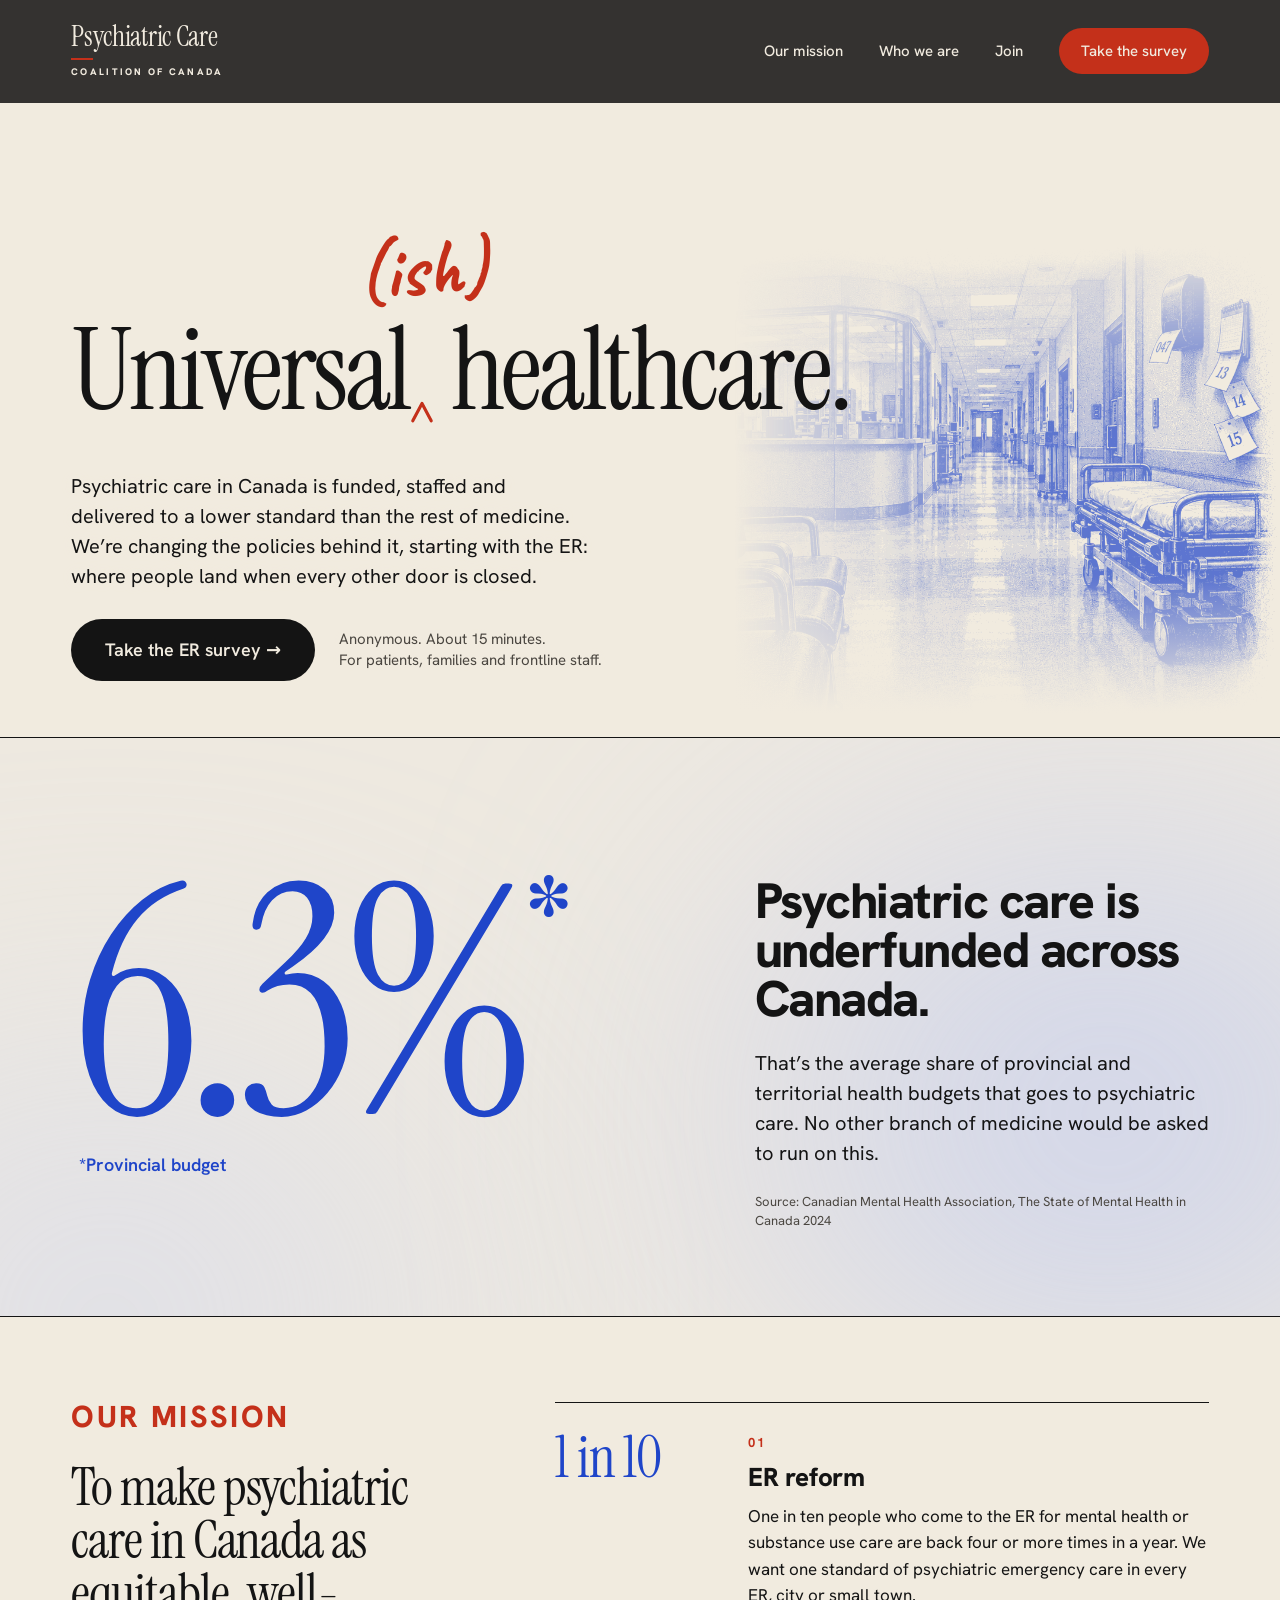
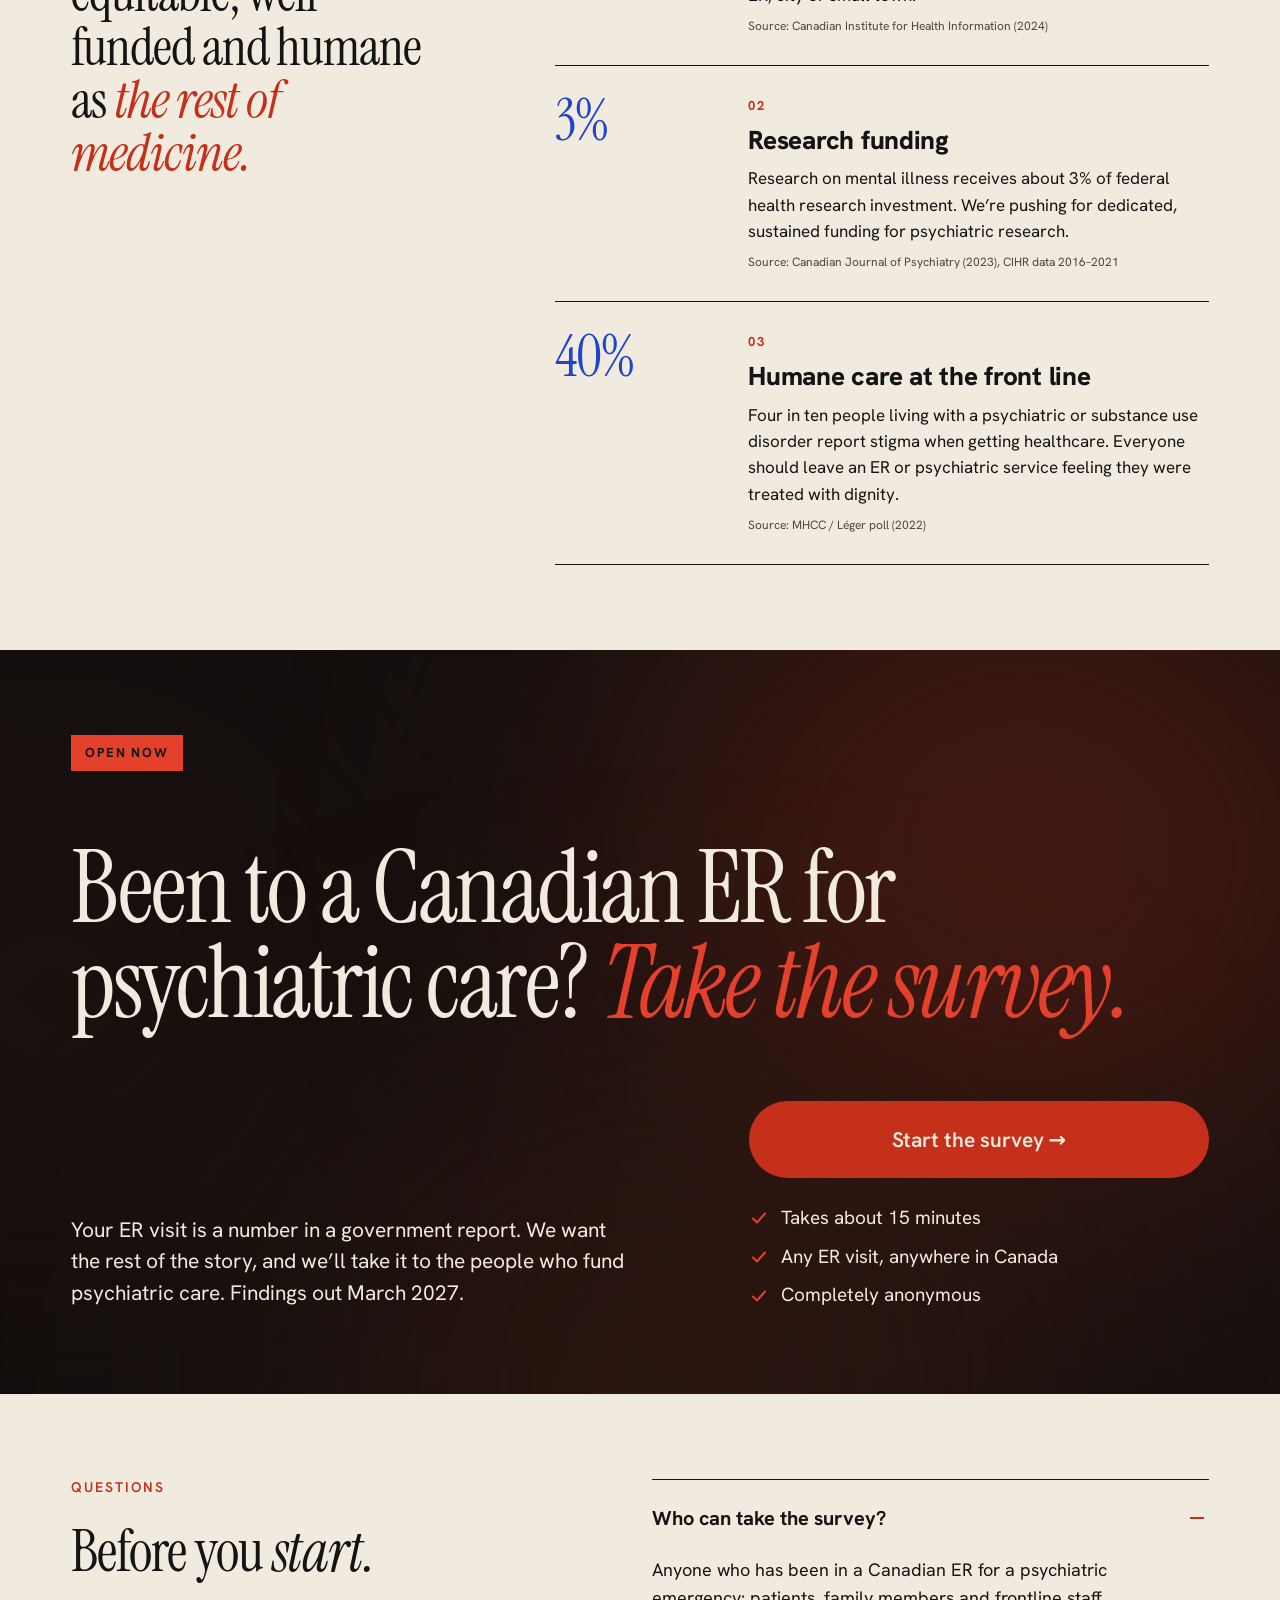
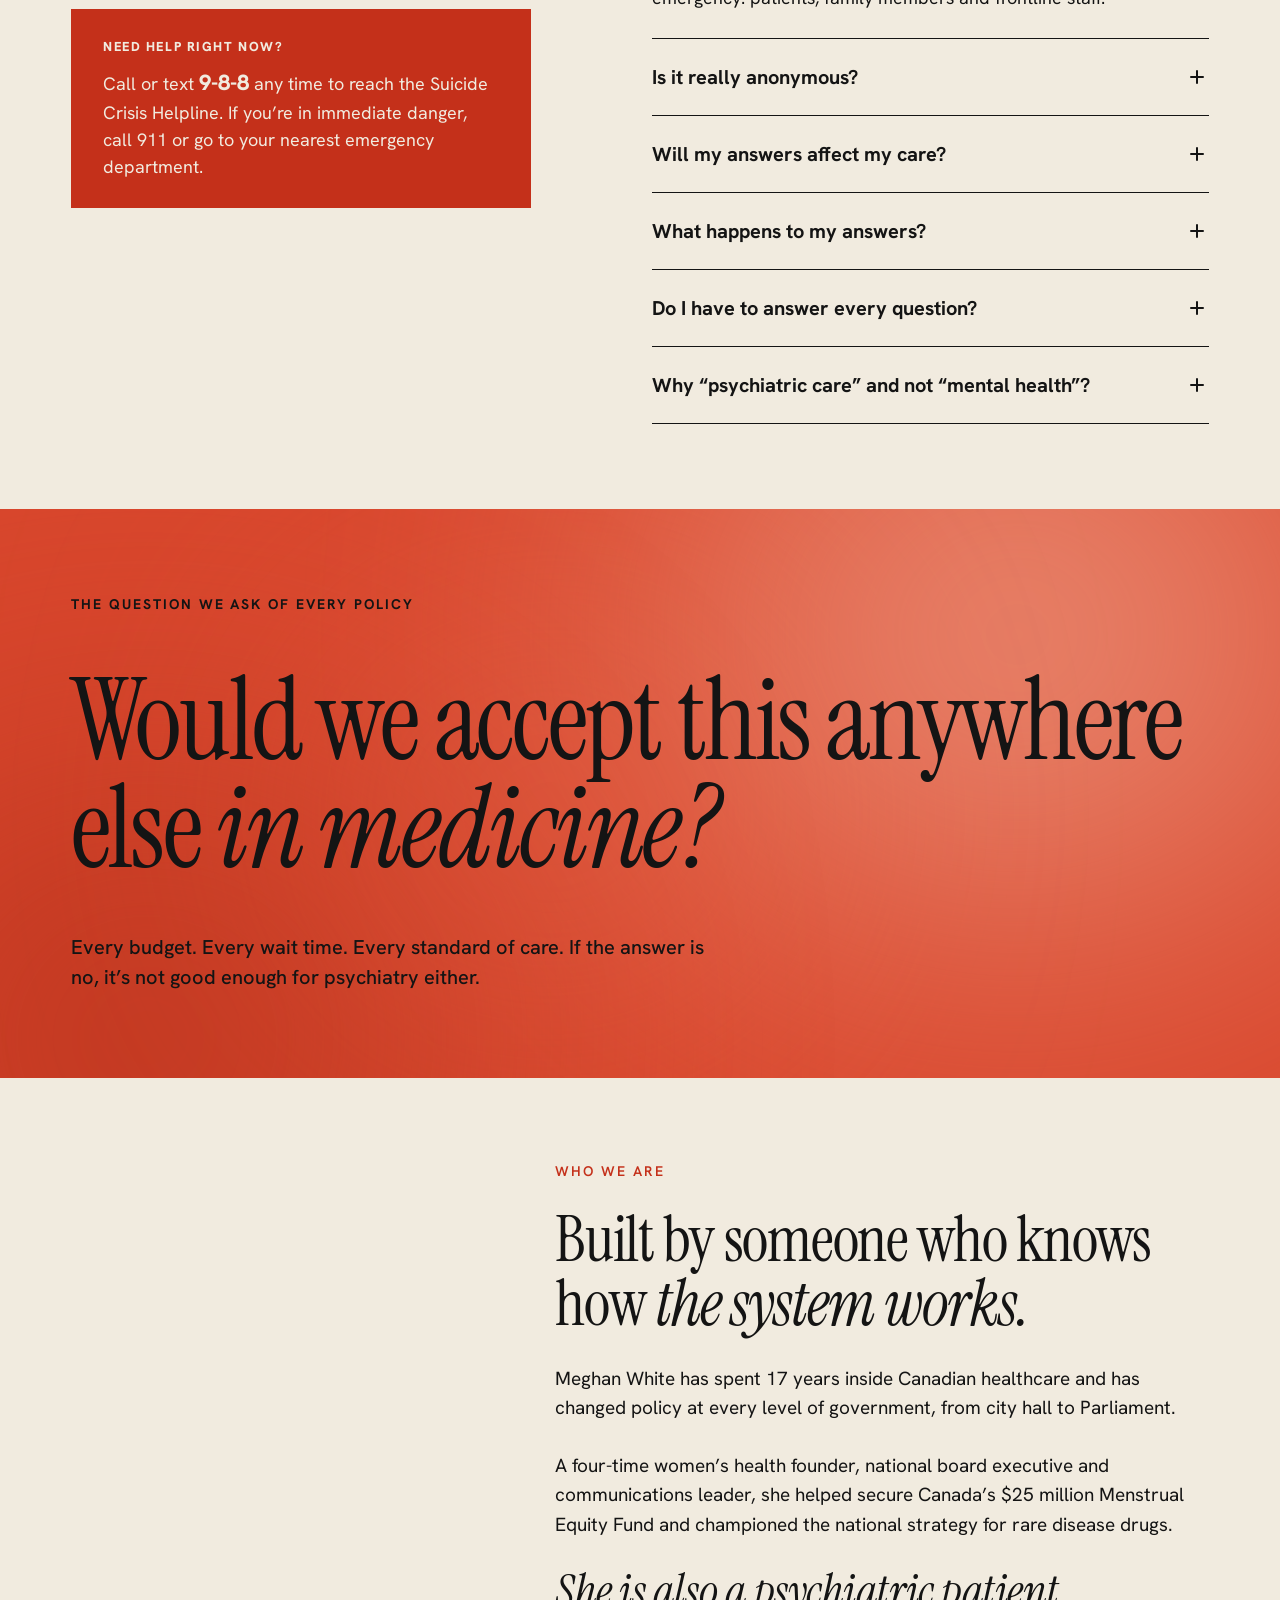
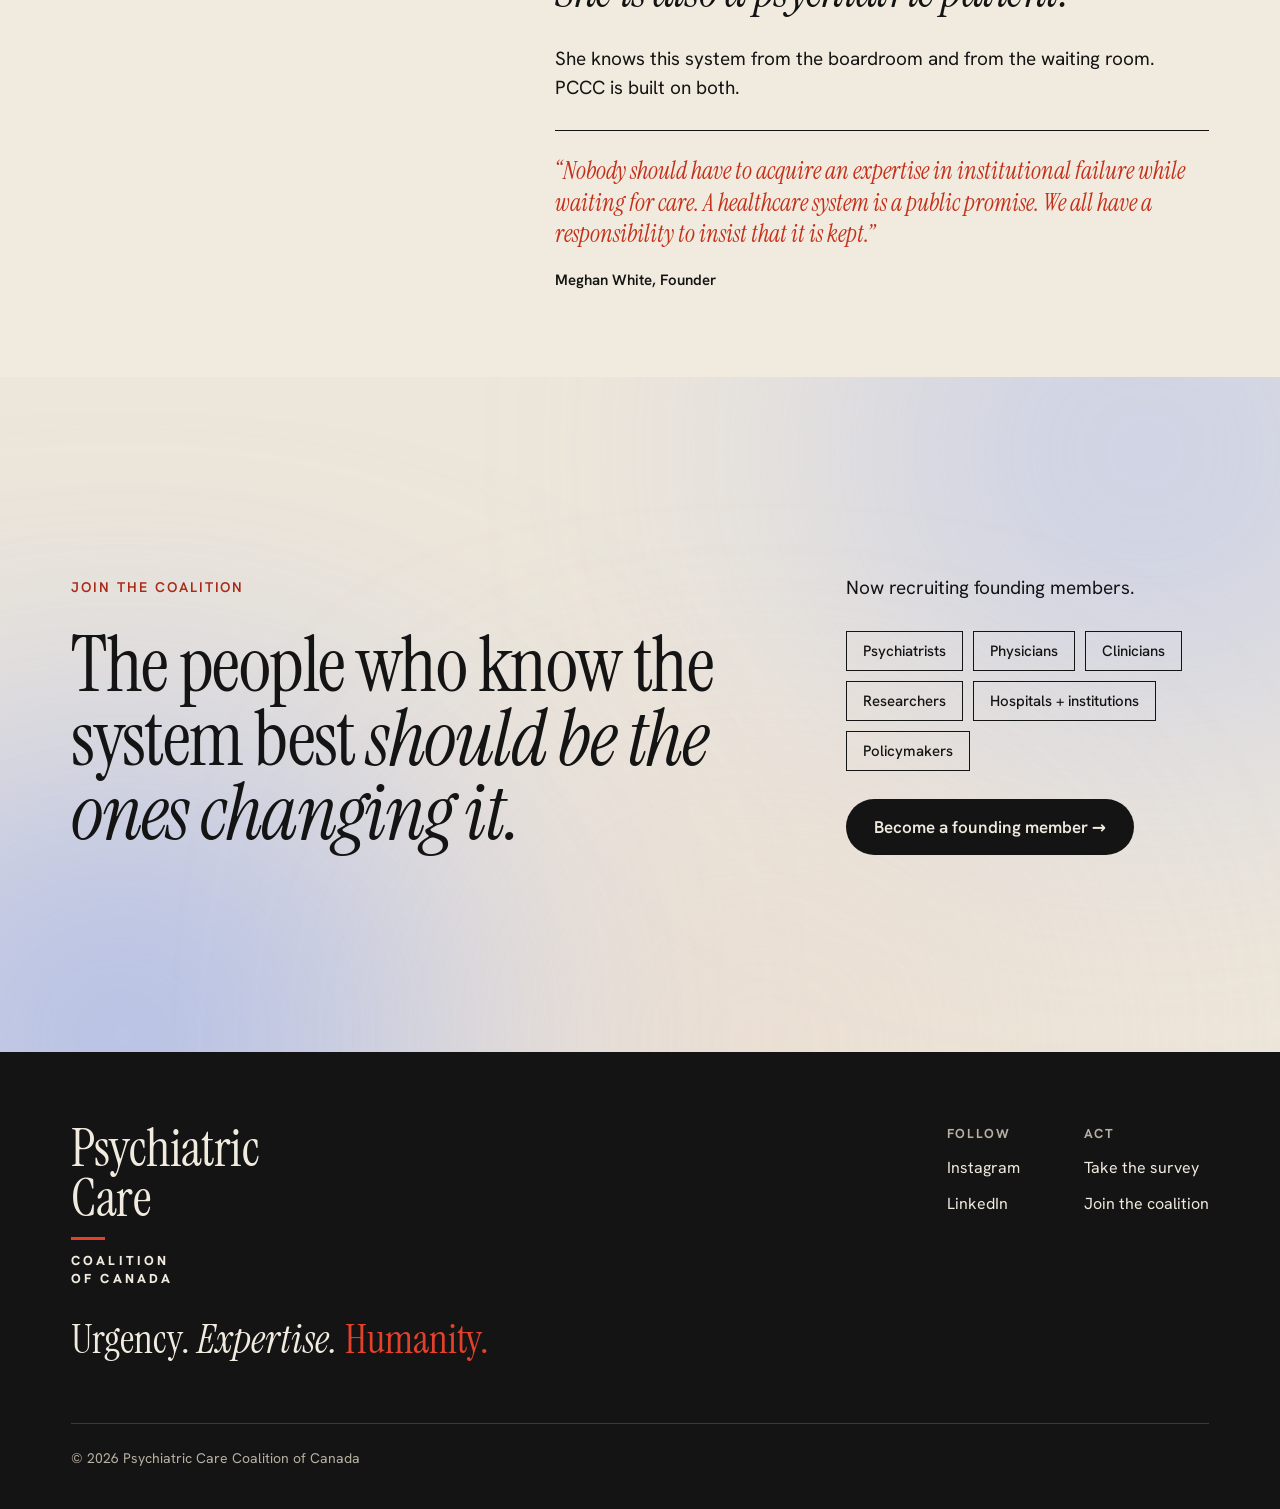
<file: index.html>
<!doctype html>
<html lang="en-CA">
<head>
<meta charset="utf-8">
<meta name="viewport" content="width=device-width, initial-scale=1">
<title>Psychiatric Care Coalition of Canada | Universal(ish) healthcare.</title>
<meta name="description" content="Psychiatric care in Canada is funded, staffed and delivered to a lower standard than the rest of medicine. The Psychiatric Care Coalition of Canada is changing the policies behind it.">
<meta name="theme-color" content="#343230">

<meta property="og:type" content="website">
<meta property="og:site_name" content="Psychiatric Care Coalition of Canada">
<meta property="og:title" content="Universal(ish) healthcare.">
<meta property="og:description" content="Psychiatric care in Canada is held to a lower standard than the rest of medicine. We're changing the policies behind it.">
<link rel="canonical" href="https://psychcarecoalition.ca/">
<meta property="og:url" content="https://psychcarecoalition.ca/">
<meta property="og:image" content="https://psychcarecoalition.ca/og-image-v2.jpg">
<meta property="og:image:width" content="1200">
<meta property="og:image:height" content="630">
<meta name="twitter:card" content="summary_large_image">

<link rel="icon" href="/favicon.ico?v=2" sizes="any">
<link rel="icon" href="/favicon-32.png?v=2" sizes="32x32" type="image/png">
<link rel="apple-touch-icon" href="/apple-touch-icon.png?v=2">

<link rel="preload" href="/assets/fonts/instrument-serif-latin-400-normal.woff2" as="font" type="font/woff2" crossorigin>
<link rel="preload" href="/assets/fonts/hanken-grotesk-latin-400-normal.woff2" as="font" type="font/woff2" crossorigin>
<link rel="stylesheet" href="/css/styles.css?v=202610140741">
<script>document.documentElement.classList.add('js')</script>
<script src="/js/main.js?v=202610140741" defer></script>
</head>
<body>
<a class="skip" href="#main">Skip to content</a>

<header class="site-header">
  <div class="wrap header-inner">
    <a class="wordmark" href="#top" aria-label="Psychiatric Care Coalition of Canada, home"><span class="wm-serif">Psychiatric Care</span><span class="wm-rule" aria-hidden="true"></span><span class="wm-caps">Coalition of Canada</span></a>
    <button class="menu-btn" type="button" aria-expanded="false" aria-controls="site-nav" aria-label="Open menu">
      <svg class="icon-open" aria-hidden="true" width="20" height="20" viewBox="0 0 20 20" fill="none" stroke="currentColor" stroke-width="1.8" stroke-linecap="round"><path d="M3 6h14M3 10h14M3 14h14"/></svg>
      <svg class="icon-close" aria-hidden="true" width="20" height="20" viewBox="0 0 20 20" fill="none" stroke="currentColor" stroke-width="1.8" stroke-linecap="round"><path d="M5 5l10 10M15 5L5 15"/></svg>
    </button>
    <nav id="site-nav" class="site-nav" aria-label="Main">
      <a href="#mission">Our mission</a>
      <a href="#founder">Who we are</a>
      <a href="#join">Join</a>
      <a class="nav-cta" href="#survey">Take the survey</a>
    </nav>
  </div>
</header>

<main id="main">

  <!-- 1 HERO -->
  <section id="top" class="hero">
    <div class="hero-art" aria-hidden="true">
      <img src="/assets/images/er-waiting-room-v3-1395.webp"
           srcset="/assets/images/er-waiting-room-v3-780.webp 780w, /assets/images/er-waiting-room-v3-1395.webp 1395w"
           sizes="(max-width: 899px) 100vw, 65vw"
           width="1395" height="930" alt="" fetchpriority="high">
      <span class="hero-art-fade"></span>
    </div>
    <div class="wrap hero-inner">
      <div class="hero-head">
        <h1 aria-label="Universal-ish healthcare.">Universal<span class="ish" aria-hidden="true"><span class="ish-word">(ish)</span><svg class="ish-caret" viewBox="0 0 40 40" aria-hidden="true"><path d="M4 36 L20 6 L36 36" fill="none" stroke="currentColor" stroke-width="5.5" stroke-linecap="round" stroke-linejoin="round"/></svg></span><span class="ish-m" aria-hidden="true">&nbsp;<em>(ish)</em></span><br class="m-br"> healthcare.</h1>
      </div>
      <div class="hero-body">
        <p class="hero-sub">Psychiatric care in Canada is funded, staffed and delivered to a lower standard than the rest of medicine. We’re changing the policies behind it, starting with the ER: where people land when every other door is closed.</p>
        <div class="hero-cta">
          <a class="btn btn-ink" href="#survey">Take the ER survey →</a>
          <p class="hero-note">Anonymous. About 15 minutes.<br class="d-br"> For patients, families and frontline staff.</p>
        </div>
      </div>
    </div>
  </section>

  <!-- 2 THE GAP -->
  <section class="gap blur-section" aria-labelledby="gap-title">
    <span class="blob" style="--c:#B9C6F2; --o:.6; right:-15%; top:20%; width:57%; height:90%"></span>
    <span class="blob" style="--c:#CBD4F2; --o:.45; left:-18%; bottom:-45%; width:53%; height:88%"></span>
    <div class="wrap gap-grid">
      <p class="kicker kicker-lg gap-kicker reveal">The gap</p>
      <div class="gap-stat reveal">
        <p class="gap-num"><span data-count="6.3" data-decimals="1">6.3</span>%<span class="gap-star">*</span></p>
        <p class="gap-foot">*Provincial budget</p>
      </div>
      <div class="gap-copy reveal">
        <h2 id="gap-title">Psychiatric care is underfunded across Canada.</h2>
        <p>That’s the average share of provincial and territorial health budgets that goes to psychiatric care. No other branch of medicine would be asked to run on this.</p>
        <p class="source">Source: Canadian Mental Health Association, The State of Mental Health in Canada 2024</p>
      </div>
    </div>
  </section>

  <!-- 3 MISSION -->
  <section id="mission" class="mission" aria-labelledby="mission-title">
    <div class="wrap mission-grid">
      <div class="mission-intro reveal">
        <p class="kicker kicker-lg">Our mission</p>
        <h2 id="mission-title">To make psychiatric care in Canada as equitable, well-funded and humane as <em>the rest of medicine.</em></h2>
      </div>
      <div class="pillars-wrap">
        <ol class="pillars" aria-label="Our three priorities">
          <li class="pillar reveal">
            <p class="pillar-stat">1 in 10</p>
            <div class="pillar-body">
              <p class="pillar-num">01<span class="m-only"> / 03</span></p>
              <h3>ER reform</h3>
              <p>One in ten people who come to the ER for mental health or substance use care are back four or more times in a year. We want one standard of psychiatric emergency care in every ER, city or small town.</p>
              <p class="source"><span class="d-only">Source: Canadian Institute for Health Information (2024)</span><span class="m-only">CIHR, 2024</span></p>
            </div>
          </li>
          <li class="pillar reveal">
            <p class="pillar-stat"><span data-count="3">3</span>%</p>
            <div class="pillar-body">
              <p class="pillar-num">02<span class="m-only"> / 03</span></p>
              <h3>Research funding</h3>
              <p>Research on mental illness receives about 3% of federal health research investment. We’re pushing for dedicated, sustained funding for psychiatric research.</p>
              <p class="source"><span class="d-only">Source: Canadian Journal of Psychiatry (2023), CIHR data 2016–2021</span><span class="m-only">CJP, 2023</span></p>
            </div>
          </li>
          <li class="pillar reveal">
            <p class="pillar-stat"><span data-count="40">40</span>%</p>
            <div class="pillar-body">
              <p class="pillar-num">03<span class="m-only"> / 03</span></p>
              <h3>Humane care at the front line</h3>
              <p>Four in ten people living with a psychiatric or substance use disorder report stigma when getting healthcare. Everyone should leave an ER or psychiatric service feeling they were treated with dignity.</p>
              <p class="source"><span class="d-only">Source: MHCC / Léger poll (2022)</span><span class="m-only">MHCC/Léger, 2022</span></p>
            </div>
          </li>
        </ol>
        <div class="carousel-nav m-only" aria-hidden="true">
          <div class="dots"><span class="dot is-active"></span><span class="dot"></span><span class="dot"></span></div>
          <span class="swipe">Swipe →</span>
        </div>
      </div>
    </div>
  </section>

  <!-- 4 SURVEY -->
  <section id="survey" class="survey blur-section" aria-labelledby="survey-title">
    <span class="blob" style="--c:#5A1E14; --o:.75; right:-11%; top:-15%; width:62%; height:85%"></span>
    <span class="blob" style="--c:#3A1A12; --o:.8; left:26%; bottom:-32%; width:53%; height:68%"></span>
    <span class="blob" style="--c:#2A1410; --o:.6; left:-14%; top:15%; width:36%; height:63%"></span>
    <div class="wrap survey-inner">
      <p class="survey-tags"><span class="tag">Open now</span></p>
      <h2 id="survey-title" class="reveal">Been to a Canadian ER for psychiatric care? <em>Take the survey.</em></h2>
      <div class="survey-grid reveal">
        <p class="survey-copy">Your ER visit is a number in a government report. We want the rest of the story, and we’ll take it to the people who fund psychiatric care. Findings out March 2027.</p>
        <div class="survey-action">
          <!-- TODO: replace with the SurveyMonkey link -->
          <a class="btn btn-red btn-block" href="[SURVEYMONKEY LINK]" target="_blank" rel="noopener">Start the survey →</a>
          <ul class="checks">
            <li><svg aria-hidden="true" width="20" height="20" viewBox="0 0 20 20" fill="none" stroke="#E3412B" stroke-width="2" stroke-linecap="round" stroke-linejoin="round"><path d="M4 10.5l4 4 8-9"/></svg>Takes about 15 minutes</li>
            <li><svg aria-hidden="true" width="20" height="20" viewBox="0 0 20 20" fill="none" stroke="#E3412B" stroke-width="2" stroke-linecap="round" stroke-linejoin="round"><path d="M4 10.5l4 4 8-9"/></svg>Any ER visit, anywhere in Canada</li>
            <li><svg aria-hidden="true" width="20" height="20" viewBox="0 0 20 20" fill="none" stroke="#E3412B" stroke-width="2" stroke-linecap="round" stroke-linejoin="round"><path d="M4 10.5l4 4 8-9"/></svg>Completely anonymous</li>
          </ul>
        </div>
      </div>
    </div>
  </section>

  <!-- 5 FAQ -->
  <section id="faq" class="faq" aria-labelledby="faq-title">
    <div class="wrap faq-grid">
      <div class="faq-intro">
        <p class="kicker">Questions</p>
        <h2 id="faq-title">Before you <em>start.</em></h2>
      </div>
      <aside class="crisis" aria-label="Crisis support">
        <p class="crisis-title">Need help right now?</p>
        <p>Call or text <a href="tel:988"><strong>9-8-8</strong></a> any time to reach the Suicide Crisis Helpline. If you’re in immediate danger, call 911 or go to your nearest emergency department.</p>
      </aside>
      <div class="accordion">
        <div class="acc-item is-open">
          <h3><button type="button" aria-expanded="true" aria-controls="faq-a1" id="faq-q1">Who can take the survey?<span class="acc-icon" aria-hidden="true"></span></button></h3>
          <div class="acc-panel" id="faq-a1" role="region" aria-labelledby="faq-q1"><div><p>Anyone who has been in a Canadian ER for a psychiatric emergency: patients, family members and frontline staff.</p></div></div>
        </div>
        <div class="acc-item">
          <h3><button type="button" aria-expanded="false" aria-controls="faq-a2" id="faq-q2">Is it really anonymous?<span class="acc-icon" aria-hidden="true"></span></button></h3>
          <div class="acc-panel" id="faq-a2" role="region" aria-labelledby="faq-q2"><div><p>Yes. We don’t collect names, email addresses or IP addresses.</p></div></div>
        </div>
        <div class="acc-item">
          <h3><button type="button" aria-expanded="false" aria-controls="faq-a6" id="faq-q6">Will my answers affect my care?<span class="acc-icon" aria-hidden="true"></span></button></h3>
          <div class="acc-panel" id="faq-a6" role="region" aria-labelledby="faq-q6"><div><p>No. We’re independent of hospitals and health systems. No one involved in your care will see your answers.</p></div></div>
        </div>
        <div class="acc-item">
          <h3><button type="button" aria-expanded="false" aria-controls="faq-a3" id="faq-q3">What happens to my answers?<span class="acc-icon" aria-hidden="true"></span></button></h3>
          <div class="acc-panel" id="faq-a3" role="region" aria-labelledby="faq-q3"><div><p>They’re combined into anonymized findings and shared with the decision-makers who fund psychiatric care. No one’s individual answers are ever published.</p></div></div>
        </div>
        <div class="acc-item">
          <h3><button type="button" aria-expanded="false" aria-controls="faq-a4" id="faq-q4">Do I have to answer every question?<span class="acc-icon" aria-hidden="true"></span></button></h3>
          <div class="acc-panel" id="faq-a4" role="region" aria-labelledby="faq-q4"><div><p>No. Skip anything you don’t want to answer.</p></div></div>
        </div>
        <div class="acc-item">
          <h3><button type="button" aria-expanded="false" aria-controls="faq-a5" id="faq-q5">Why “psychiatric care” and not “mental health”?<span class="acc-icon" aria-hidden="true"></span></button></h3>
          <div class="acc-panel" id="faq-a5" role="region" aria-labelledby="faq-q5"><div><p>Because psychiatric illness is medical illness. “Mental health” has come to mean wellness. Psychiatric care is the medical treatment of serious illness, and it should be funded like the rest of medicine.</p></div></div>
        </div>
      </div>
    </div>
  </section>

  <!-- 6 THE QUESTION -->
  <section class="question blur-section" aria-labelledby="question-title">
    <span class="blob" style="--c:#F0A58E; --o:.7; right:-8%; top:-28%; width:57%; height:100%"></span>
    <span class="blob" style="--c:#B8321C; --o:.8; left:-15%; bottom:-40%; width:53%; height:94%"></span>
    <span class="blob" style="--c:#E86A4E; --o:.5; left:25%; top:22%; width:36%; height:63%"></span>
    <div class="wrap question-inner">
      <p class="question-kicker">The question we ask of every policy</p>
      <h2 id="question-title" class="reveal">Would we accept this anywhere else <em>in medicine?</em></h2>
      <p class="question-copy reveal">Every budget. Every wait time. Every standard of care. If the answer is no, it’s not good enough for psychiatry either.</p>
    </div>
  </section>

  <!-- 7 WHO WE ARE -->
  <section id="founder" class="founder" aria-labelledby="founder-title">
    <div class="wrap founder-grid">
      <img class="founder-photo reveal" src="/assets/images/meghan-white.webp" width="822" height="961" loading="lazy" alt="Meghan White, founder of the Psychiatric Care Coalition of Canada">
      <div class="founder-copy">
        <p class="kicker">Who we are</p>
        <h2 id="founder-title">Built by someone who knows how <em>the system works.</em></h2>
        <p>Meghan White has spent 17 years inside Canadian healthcare and has changed policy at every level of government, from city hall to Parliament.</p>
        <p>A four-time women’s health founder, national board executive and communications leader, she helped secure Canada’s $25 million Menstrual Equity Fund and championed the national strategy for rare disease drugs.</p>
        <p class="founder-turn">She is also a psychiatric patient.</p>
        <p>She knows this system from the boardroom and from the waiting room. PCCC is built on both.</p>
        <blockquote>“Nobody should have to acquire an expertise in institutional failure while waiting for care. A healthcare system is a public promise. We all have a responsibility to insist that it is kept.”</blockquote>
        <p class="founder-sig">Meghan White, Founder</p>
      </div>
    </div>
  </section>

  <!-- 8 JOIN -->
  <section id="join" class="join blur-section" aria-labelledby="join-title">
    <span class="blob" style="--c:#8FA6EE; --o:.7; left:-17%; bottom:-37%; width:53%; height:79%"></span>
    <span class="blob" style="--c:#A8BBF2; --o:.6; right:-14%; top:-26%; width:49%; height:74%"></span>
    <span class="blob" style="--c:#E8D2C6; --o:.6; right:21%; bottom:-26%; width:39%; height:55%"></span>
    <div class="wrap join-grid">
      <div class="join-head reveal">
        <p class="kicker kicker-dark">Join the coalition</p>
        <h2 id="join-title">The people who know the system best <em>should be the ones changing it.</em></h2>
      </div>
      <div class="join-side reveal">
        <p>Now recruiting founding members.</p>
        <ul class="tags">
          <li>Psychiatrists</li><li>Physicians</li><li>Clinicians</li><li>Researchers</li><li>Hospitals + institutions</li><li>Policymakers</li>
        </ul>
        <!-- TODO: switch to mailto:info@psychcarecoalition.ca and restore the "For organizations" endorse block once email works -->
        <a class="btn btn-ink join-cta" href="https://www.linkedin.com/company/psychiatric-care-coalition-of-canada/" target="_blank" rel="noopener">Become a founding member →</a>
      </div>
    </div>
  </section>

</main>

<!-- Survey nudge: slides up after the hero, hides near the survey, can be dismissed -->
<aside class="nudge" id="nudge" aria-label="Take the survey" hidden>
  <p class="nudge-text">Been to a Canadian ER for psychiatric care?</p>
  <a class="btn btn-red nudge-btn" href="#survey">Take the survey →</a>
  <button class="nudge-close" type="button" aria-label="Dismiss">
    <svg aria-hidden="true" width="16" height="16" viewBox="0 0 20 20" fill="none" stroke="currentColor" stroke-width="1.8" stroke-linecap="round"><path d="M5 5l10 10M15 5L5 15"/></svg>
  </button>
</aside>

<!-- 9 FOOTER -->
<footer class="site-footer">
  <div class="wrap">
    <div class="footer-top">
      <div class="footer-brand">
        <p class="wordmark wordmark-lg" aria-label="Psychiatric Care Coalition of Canada"><span class="wm-serif">Psychiatric<br>Care</span><span class="wm-rule" aria-hidden="true"></span><span class="wm-caps">Coalition<br>of Canada</span></p>
        <p class="tagline">Urgency. <em>Expertise.</em> <span>Humanity.</span></p>
      </div>
      <div class="footer-cols">
        <div>
          <p class="footer-label">Follow</p>
          <a href="https://www.instagram.com/psychcarecoalition/" target="_blank" rel="noopener">Instagram</a>
          <a href="https://www.linkedin.com/company/psychiatric-care-coalition-of-canada/" target="_blank" rel="noopener">LinkedIn</a>
        </div>
        <div>
          <p class="footer-label">Act</p>
          <a href="#survey">Take the survey</a>
          <a href="#join">Join the coalition</a>
        </div>
      </div>
    </div>
    <p class="footer-bottom">© <span data-year>2026</span> Psychiatric Care Coalition of Canada</p>
  </div>
</footer>
</body>
</html>
</file>
<file: css/styles.css>
/* Psychiatric Care Coalition of Canada
   Desktop is designed at 1440px wide and scales down fluidly to 900px.
   Below 900px the mobile layout takes over (designed at 390px). */

/* ---------- Fonts (self-hosted, no third-party requests) ---------- */
@font-face { font-family: "Instrument Serif"; src: url("/assets/fonts/instrument-serif-latin-400-normal.woff2") format("woff2"); font-weight: 400; font-style: normal; font-display: swap; }
@font-face { font-family: "Instrument Serif"; src: url("/assets/fonts/instrument-serif-latin-400-italic.woff2") format("woff2"); font-weight: 400; font-style: italic; font-display: swap; }
@font-face { font-family: "Caveat"; src: url("/assets/fonts/caveat-latin-700-normal.woff2") format("woff2"); font-weight: 700; font-display: swap; }
@font-face { font-family: "Hanken Grotesk"; src: url("/assets/fonts/hanken-grotesk-latin-400-normal.woff2") format("woff2"); font-weight: 400; font-display: swap; }
@font-face { font-family: "Hanken Grotesk"; src: url("/assets/fonts/hanken-grotesk-latin-500-normal.woff2") format("woff2"); font-weight: 500; font-display: swap; }
@font-face { font-family: "Hanken Grotesk"; src: url("/assets/fonts/hanken-grotesk-latin-600-normal.woff2") format("woff2"); font-weight: 600; font-display: swap; }
@font-face { font-family: "Hanken Grotesk"; src: url("/assets/fonts/hanken-grotesk-latin-700-normal.woff2") format("woff2"); font-weight: 700; font-display: swap; }
@font-face { font-family: "Hanken Grotesk"; src: url("/assets/fonts/hanken-grotesk-latin-800-normal.woff2") format("woff2"); font-weight: 800; font-display: swap; }

/* ---------- Tokens ---------- */
:root {
  --ink: #141414;
  --bone: #F1EBDF;
  --muted: #4A4640;
  --stone: #B8B0A2;
  --red: #C4301A;
  --red-bright: #E3412B;
  --cobalt: #1F45C9;
  --serif: "Instrument Serif", Georgia, "Times New Roman", serif;
  --sans: "Hanken Grotesk", system-ui, -apple-system, "Segoe UI", sans-serif;
  --gutter: clamp(20px, 5.556vw, 80px);
  --section-y: clamp(56px, 6.667vw, 96px);
  --col-gap: 24px;
  --blur: 150px;
}

/* ---------- Base ---------- */
*, *::before, *::after { box-sizing: border-box; }
html { -webkit-text-size-adjust: 100%; scroll-behavior: smooth; --hh: 96px; scroll-padding-top: var(--hh); }
body { margin: 0; padding-top: var(--hh); background: var(--bone); color: var(--ink); font-family: var(--sans); font-size: 17px; line-height: 1.5; -webkit-font-smoothing: antialiased; text-rendering: optimizeLegibility; }
h1, h2, h3, p, ul, ol, blockquote, figure { margin: 0; }
ul, ol { padding: 0; list-style: none; }
img { display: block; max-width: 100%; height: auto; }
a { color: inherit; }
a:hover { color: var(--red); }
em { font-style: italic; }
:focus-visible { outline: 2px solid var(--cobalt); outline-offset: 3px; }
.skip { position: absolute; left: 12px; top: -60px; z-index: 100; background: var(--ink); color: var(--bone); padding: 12px 18px; text-decoration: none; font-weight: 600; }
.skip:focus { top: 12px; color: var(--bone); }

.wrap { position: relative; z-index: 1; width: 100%; max-width: 1440px; margin: 0 auto; padding-left: var(--gutter); padding-right: var(--gutter); }
.m-only, .m-br { display: none; }

.kicker { font-size: 14px; font-weight: 600; letter-spacing: .14em; text-transform: uppercase; color: var(--red); line-height: 1.2; }
.kicker-lg { font-size: clamp(24px, 2.361vw, 34px); font-weight: 800; letter-spacing: .08em; line-height: 1; }
.kicker-dark { color: #A92A16; }
.source { font-size: 13px; line-height: 1.5; color: var(--muted); }

.btn { display: inline-block; border-radius: 999px; text-decoration: none; font-weight: 600; font-size: 18px; line-height: 1.2; padding: 20px 34px; transition: background-color .2s ease, transform .2s ease; }
.btn-red { background: var(--red); color: var(--bone); }
/* On light backgrounds the main buttons are black; red stays for dark sections */
.btn-ink { background: var(--ink); color: var(--bone); }
.btn-ink:hover { background: var(--red); color: var(--bone); }
.btn-red:hover { background: #A92A16; color: var(--bone); }
.btn-block { display: block; text-align: center; }

/* Blurred colour fields */
.blur-section { position: relative; overflow: hidden; isolation: isolate; }
.blob { position: absolute; z-index: 0; border-radius: 50%; background: var(--c); opacity: var(--o); filter: blur(var(--blur)); pointer-events: none; }

/* Scroll reveal (only when JS is running) */
.js .reveal { opacity: 0; transform: translateY(28px); transition: opacity .8s cubic-bezier(.2,.7,.2,1), transform .8s cubic-bezier(.2,.7,.2,1); }
.js .reveal.is-visible { opacity: 1; transform: none; }

/* ---------- Header ----------
   Solid black at the top of the page. Once the page scrolls,
   main.js adds .is-scrolled and it turns to frosted glass. */
.site-header { position: fixed; top: 0; left: 0; right: 0; z-index: 50; -webkit-transform: translateZ(0); transform: translateZ(0); background: #343230; color: var(--bone); border-bottom: 1px solid #343230; transition: background-color .35s ease, border-color .35s ease; }
.site-header.is-scrolled { background: rgba(52,50,48,.6); border-bottom-color: rgba(241,235,223,.1); -webkit-backdrop-filter: blur(20px) saturate(1.4); backdrop-filter: blur(20px) saturate(1.4); }
.header-inner { display: flex; align-items: center; justify-content: space-between; gap: 24px; padding-top: 24px; padding-bottom: 24px; }
/* Wordmark: matches the Instagram / LinkedIn logo */
.wordmark { display: inline-flex; flex-direction: column; align-items: flex-start; text-decoration: none; color: var(--ink); line-height: 1; }
.wm-serif { font-family: var(--serif); font-weight: 400; font-size: 28px; line-height: .95; letter-spacing: -.01em; }
.wm-rule { display: block; width: 22px; height: 2px; background: var(--red); margin: 7px 0 6px; }
.wm-caps { font-family: var(--sans); font-weight: 800; font-size: 9.5px; letter-spacing: .24em; text-transform: uppercase; line-height: 1.35; }
.wordmark:hover { color: var(--ink); }
.site-header .wordmark, .site-header .wordmark:hover { color: var(--bone); }
.site-nav { display: flex; align-items: center; gap: 36px; font-size: 15px; font-weight: 500; }
.site-nav a { text-decoration: none; color: var(--bone); }
.site-nav a:hover { color: var(--red-bright); }
.site-nav .nav-cta { background: var(--red); color: var(--bone); padding: 12px 22px; border-radius: 999px; }
.site-nav .nav-cta:hover { background: #A92A16; color: var(--bone); }
.menu-btn { display: none; }

/* ---------- 1 Hero ---------- */
.hero { position: relative; overflow: hidden; isolation: isolate; }
/* Beige band at the bottom so the hero doesn't bleed into the next section */
.hero::after { content: ""; position: absolute; left: 0; right: 0; bottom: 0; height: 160px; z-index: 0; pointer-events: none; background: linear-gradient(to bottom, rgba(241,235,223,0), var(--bone) 85%); }
.hero-art { position: absolute; right: 0; top: 10.5vw; width: 64.583vw; aspect-ratio: 3 / 2; }
.hero-art img { width: 100%; height: 100%; object-fit: cover;
  -webkit-mask-image: linear-gradient(to right, transparent 0%, transparent 34%, rgba(0,0,0,.35) 46%, #000 64%), linear-gradient(to bottom, transparent 0%, rgba(0,0,0,.4) 12%, #000 30%, #000 82%, transparent 100%);
          mask-image: linear-gradient(to right, transparent 0%, transparent 34%, rgba(0,0,0,.35) 46%, #000 64%), linear-gradient(to bottom, transparent 0%, rgba(0,0,0,.4) 12%, #000 30%, #000 82%, transparent 100%);
  -webkit-mask-composite: source-in; mask-composite: intersect; }
.hero-art-fade { display: none; position: absolute; left: 14%; top: 45%; width: 51.6%; height: 58%; background: radial-gradient(ellipse at 50% 45%, rgba(241,235,223,.75) 0%, rgba(241,235,223,.5) 40%, rgba(241,235,223,0) 72%); }
.hero-inner { display: flex; flex-direction: column; gap: 40px; padding-top: clamp(64px, 10vw, 144px); padding-bottom: 56px; }
.hero-head { display: flex; flex-direction: column; gap: 28px; }
.hero-eyebrow { font-size: clamp(18px, 2.083vw, 30px); font-weight: 800; letter-spacing: .06em; text-transform: uppercase; line-height: 1; color: var(--red); }
.hero h1 { font-family: var(--serif); font-weight: 400; font-size: clamp(46px, 8.056vw, 116px); line-height: 1.04; letter-spacing: -.03em; }
.hero h1 em { color: var(--red); }
/* The handwritten "(ish)" sits above the gap between the words, with a caret pointing in */
.hero h1 { padding-top: .55em; font-size: clamp(46px, 9vw, 132px); }
.ish { position: relative; display: inline-block; width: .22em; height: 1em; vertical-align: baseline; color: var(--red); }
.ish-word { position: absolute; left: 50%; bottom: 1.3em; transform: translateX(-50%) rotate(-4deg); font-family: "Caveat", cursive; font-weight: 700; font-size: .68em; letter-spacing: 0; line-height: 1; white-space: nowrap; }
.ish-m { display: none; }
.ish-m em { display: inline-block; font-family: "Caveat", cursive; font-style: normal; font-weight: 700; font-size: .8em; letter-spacing: 0; color: var(--red); transform: rotate(-5deg) translateY(-.1em); }
.ish-caret { position: absolute; left: 50%; bottom: -.12em; width: .2em; height: .2em; transform: translateX(-50%); }
.hero-body { display: flex; flex-direction: column; gap: 28px; max-width: 620px; }
.hero-sub { max-width: 520px; font-size: 20px; line-height: 1.5; text-shadow: 0 0 8px var(--bone), 0 0 16px var(--bone); }
.hero-cta { display: flex; align-items: center; gap: 24px; }
.hero-cta .btn { flex-shrink: 0; }
.hero-note { font-size: 15px; line-height: 1.4; color: var(--muted); text-shadow: 0 0 8px var(--bone); }

/* ---------- 2 The gap ---------- */
.gap { background: #EEE9E0; border-top: 1px solid var(--ink); }
.gap-grid { display: grid; grid-template-columns: minmax(0, 7fr) minmax(0, 5fr); grid-template-areas: "stat kicker" "stat copy"; column-gap: calc(var(--col-gap) * 2); row-gap: 24px; align-items: center; padding-top: var(--section-y); padding-bottom: var(--section-y); min-height: clamp(0px, 44.44vw, 640px); align-content: center; }
.gap-kicker { grid-area: kicker; align-self: end; }
.gap-stat { grid-area: stat; display: flex; flex-direction: column; gap: 18px; }
.gap-copy { grid-area: copy; align-self: start; display: flex; flex-direction: column; gap: 24px; }
.gap-num { font-family: var(--serif); font-size: clamp(150px, 25vw, 360px); line-height: .8; letter-spacing: -.04em; color: var(--cobalt); white-space: nowrap; font-variant-numeric: tabular-nums; }
.gap-star { font-size: .39em; vertical-align: top; letter-spacing: 0; }
.gap-foot { font-size: 18px; font-weight: 600; color: var(--cobalt); padding-left: 8px; }
.gap h2 { font-weight: 800; font-size: clamp(34px, 3.889vw, 56px); line-height: .98; letter-spacing: -.03em; }
.gap-copy > p:not(.source) { font-size: 20px; line-height: 1.5; }

/* ---------- 3 Mission ---------- */
.mission { border-top: 1px solid var(--ink); }
.mission-grid { display: grid; grid-template-columns: repeat(12, minmax(0, 1fr)); column-gap: var(--col-gap); align-items: start; padding-top: var(--section-y); padding-bottom: var(--section-y); }
.mission-intro { grid-column: span 4; display: flex; flex-direction: column; gap: 28px; }
.mission h2 { font-family: var(--serif); font-weight: 400; font-size: clamp(38px, 4.167vw, 60px); line-height: 1; letter-spacing: -.02em; }
.mission h2 em { color: var(--red); }
.mission-intro > p:not(.kicker) { font-size: 19px; line-height: 1.5; max-width: 480px; }
.pillars-wrap { grid-column: 6 / span 7; }
.pillars { border-bottom: 1px solid var(--ink); }
.pillar { display: grid; grid-template-columns: clamp(130px, 13.2vw, 190px) minmax(0, 1fr); column-gap: var(--col-gap); padding: 30px 0; border-top: 1px solid var(--ink); }
.pillar-stat { font-family: var(--serif); font-size: clamp(48px, 4.444vw, 64px); line-height: .9; letter-spacing: -.02em; color: var(--cobalt); white-space: nowrap; }
.pillar-body { display: flex; flex-direction: column; gap: 10px; }
.pillar-num { font-size: 13px; font-weight: 700; letter-spacing: .12em; color: var(--red); }
.pillar h3 { font-weight: 800; font-size: 26px; line-height: 1.15; letter-spacing: -.01em; }
.pillar-body > p:not(.pillar-num):not(.source) { font-size: 17px; line-height: 1.55; }
.pillar .source { font-size: 12px; line-height: 1.4; }

/* ---------- 4 Survey ---------- */
.survey { background: #120F0E; color: var(--bone); }
.survey a:not(.btn):hover { color: var(--red-bright); }
.survey-inner { display: flex; flex-direction: column; gap: clamp(48px, 5.5vw, 80px); padding-top: var(--section-y); padding-bottom: var(--section-y); }
.survey-tags { display: flex; align-items: center; gap: 14px; }
.tag { background: var(--red-bright); color: var(--ink); font-size: 13px; font-weight: 700; letter-spacing: .14em; text-transform: uppercase; padding: 8px 14px; }
.tag-note { font-size: 14px; font-weight: 600; letter-spacing: .14em; text-transform: uppercase; color: var(--stone); }
.survey h2 { font-family: var(--serif); font-weight: 400; font-size: clamp(44px, 7.778vw, 112px); line-height: .95; letter-spacing: -.025em; max-width: 1200px; }
.survey h2 em { color: var(--red-bright); }
.survey-grid { display: grid; grid-template-columns: repeat(12, minmax(0, 1fr)); column-gap: var(--col-gap); align-items: end; }
.survey-copy { grid-column: span 6; font-size: 21px; line-height: 1.5; }
.survey-action { grid-column: 8 / span 5; display: flex; flex-direction: column; gap: 28px; }
.survey-action .btn { font-size: 21px; padding: 26px 44px; }
.checks { display: flex; flex-direction: column; gap: 14px; }
.checks li { display: flex; align-items: center; gap: 12px; font-size: 19px; line-height: 1.3; }
.checks svg { flex-shrink: 0; }

/* ---------- 5 FAQ ---------- */
.faq-grid { display: grid; grid-template-columns: repeat(12, minmax(0, 1fr)); grid-template-rows: auto 1fr; column-gap: var(--col-gap); row-gap: 28px; align-items: start; padding-top: var(--section-y); padding-bottom: var(--section-y); }
.faq-intro { grid-column: 1 / span 5; grid-row: 1; display: flex; flex-direction: column; gap: 28px; }
.faq h2 { font-family: var(--serif); font-weight: 400; font-size: clamp(44px, 4.444vw, 64px); line-height: 1; letter-spacing: -.02em; }
.faq-lede { font-size: 19px; line-height: 1.5; max-width: 460px; }
.crisis { grid-column: 1 / span 5; grid-row: 2; background: var(--red); color: var(--bone); padding: 28px 32px; display: flex; flex-direction: column; gap: 10px; }
.crisis-title { font-size: 13px; font-weight: 800; letter-spacing: .12em; text-transform: uppercase; }
.crisis p:not(.crisis-title) { font-size: 18px; line-height: 1.5; }
.crisis a { color: var(--bone); text-decoration: none; }
.crisis strong { font-weight: 800; font-size: 22px; }
.accordion { grid-column: 7 / span 6; grid-row: 1 / span 2; border-bottom: 1px solid var(--ink); }
.acc-item { border-top: 1px solid var(--ink); }
.acc-item h3 { font: inherit; }
.acc-item button { width: 100%; min-height: 76px; display: flex; align-items: center; justify-content: space-between; gap: 24px; padding: 22px 0; background: none; border: 0; cursor: pointer; text-align: left; font-family: var(--sans); font-size: 20px; font-weight: 700; line-height: 1.3; color: var(--ink); }
.acc-item button:hover { color: var(--red); }
.acc-icon { position: relative; flex-shrink: 0; width: 24px; height: 24px; }
.acc-icon::before, .acc-icon::after { content: ""; position: absolute; left: 5px; top: 11px; width: 14px; height: 2px; border-radius: 1px; background: currentColor; transition: transform .3s ease, background-color .3s ease; }
.acc-icon::after { transform: rotate(90deg); }
.acc-item.is-open .acc-icon::before, .acc-item.is-open .acc-icon::after { background: var(--red); }
.acc-item.is-open .acc-icon::after { transform: rotate(0deg); }
.acc-panel { display: grid; grid-template-rows: 0fr; transition: grid-template-rows .35s ease; }
.acc-item.is-open .acc-panel { grid-template-rows: 1fr; }
.acc-panel > div { overflow: hidden; }
.acc-panel p { padding: 0 48px 26px 0; font-size: 18px; line-height: 1.55; }
.acc-panel a:hover { color: var(--red); }

/* ---------- 6 The question ---------- */
.question { background: #D9472D; color: var(--ink); }
.question-inner { display: flex; flex-direction: column; justify-content: space-between; gap: 48px; padding-top: var(--section-y); padding-bottom: var(--section-y); min-height: clamp(0px, 44.44vw, 640px); }
.question-kicker { font-size: 14px; font-weight: 700; letter-spacing: .14em; text-transform: uppercase; }
.question h2 { font-family: var(--serif); font-weight: 400; font-size: clamp(48px, 8.889vw, 128px); line-height: .95; letter-spacing: -.025em; max-width: 1180px; }
.question-copy { font-size: 20px; line-height: 1.5; max-width: 640px; font-weight: 500; }

/* ---------- 7 Who we are ---------- */
.founder-grid { display: grid; grid-template-columns: repeat(12, minmax(0, 1fr)); column-gap: var(--col-gap); padding-top: var(--section-y); padding-bottom: var(--section-y); }
.founder-photo { grid-column: span 4; width: 100%; height: clamp(320px, 33.33vw, 480px); object-fit: cover; object-position: center top; }
.founder-copy { grid-column: 6 / span 7; display: flex; flex-direction: column; gap: 28px; justify-content: center; }
.founder h2 { font-family: var(--serif); font-weight: 400; font-size: clamp(40px, 5vw, 72px); line-height: 1; letter-spacing: -.02em; }
.founder-copy > p:not(.kicker):not(.founder-turn):not(.founder-sig) { font-size: 19px; line-height: 1.55; }
.founder-turn { font-family: var(--serif); font-style: italic; font-size: clamp(34px, 3.611vw, 52px); line-height: 1.05; letter-spacing: -.01em; }
.founder blockquote { font-family: var(--serif); font-style: italic; font-size: 24px; line-height: 1.3; color: var(--red); border-top: 1px solid var(--ink); padding-top: 24px; }
.founder-sig { font-size: 15px; font-weight: 600; margin-top: -8px; }

/* ---------- 8 Join ---------- */
.join { background: #EDE6DA; }
.join-grid { display: grid; grid-template-columns: repeat(12, minmax(0, 1fr)); column-gap: var(--col-gap); row-gap: 40px; align-items: center; padding-top: var(--section-y); padding-bottom: var(--section-y); min-height: clamp(0px, 52.78vw, 760px); }
.join-head { grid-column: span 7; display: flex; flex-direction: column; gap: 32px; }
.join h2 { font-family: var(--serif); font-weight: 400; font-size: clamp(44px, 6.111vw, 88px); line-height: .95; letter-spacing: -.02em; }
.join-side { grid-column: 9 / span 4; display: flex; flex-direction: column; gap: 28px; }
.join-side > p { font-size: 19px; line-height: 1.5; }
.tags { display: flex; flex-wrap: wrap; gap: 10px; }
.tags li { border: 1px solid var(--ink); padding: 10px 16px; font-size: 15px; font-weight: 500; line-height: 1.2; }
.join-cta { align-self: flex-start; font-size: 17px; padding: 18px 28px; }
.endorse { display: flex; flex-direction: column; gap: 8px; border-top: 1px solid var(--ink); padding-top: 22px; }
.endorse-title { font-size: 13px; font-weight: 700; letter-spacing: .12em; text-transform: uppercase; }
.endorse a { font-size: 17px; font-weight: 600; text-underline-offset: 5px; }
.endorse-note { font-size: 14px; line-height: 1.45; color: var(--muted); }

/* ---------- 9 Footer ---------- */
.site-footer { background: var(--ink); color: var(--bone); padding: 72px 0 40px; }
.site-footer a { text-decoration: none; }
.site-footer a:hover { color: var(--red-bright); }
.footer-top { display: flex; justify-content: space-between; align-items: flex-start; gap: 48px; }
.footer-brand { display: flex; flex-direction: column; gap: 20px; }
.wordmark-lg { color: var(--bone); }
.wordmark-lg .wm-serif { font-size: 52px; }
.wordmark-lg .wm-rule { width: 34px; height: 3px; margin: 14px 0 12px; background: var(--red-bright); }
.wordmark-lg .wm-caps { font-size: 13px; }
.tagline { font-family: var(--serif); font-size: 40px; line-height: 1; margin-top: 12px; }
.tagline span { color: var(--red-bright); }
.footer-cols { display: grid; grid-template-columns: repeat(2, auto); gap: 64px; font-size: 16px; }
.footer-cols > div { display: flex; flex-direction: column; gap: 12px; }
.footer-label { font-size: 13px; font-weight: 700; letter-spacing: .12em; text-transform: uppercase; color: var(--stone); }
.footer-bottom { margin-top: 64px; border-top: 1px solid #3A3A3A; padding-top: 24px; font-size: 14px; color: var(--stone); }

/* ---------- Survey nudge ---------- */
.nudge { position: fixed; right: 24px; bottom: 24px; z-index: 40; width: 380px; display: grid; grid-template-columns: 1fr auto; align-items: center; gap: 14px 12px; padding: 20px 20px 20px 24px; background: rgba(52,50,48,.92); color: var(--bone); -webkit-backdrop-filter: blur(16px); backdrop-filter: blur(16px); box-shadow: 0 12px 40px rgba(20,20,20,.25); transform: translateY(calc(100% + 40px)); opacity: 0; transition: transform .45s cubic-bezier(.2,.7,.2,1), opacity .3s ease; }
.nudge[hidden] { display: none; }
.nudge.is-shown { transform: none; opacity: 1; }
.nudge-text { grid-column: 1; font-family: var(--serif); font-size: 24px; line-height: 1.1; letter-spacing: -.01em; }
.nudge-btn { grid-column: 1 / -1; grid-row: 2; text-align: center; font-size: 16px; padding: 14px 20px; }
.nudge-close { grid-column: 2; grid-row: 1; align-self: start; width: 32px; height: 32px; display: flex; align-items: center; justify-content: center; background: none; border: 0; color: var(--bone); opacity: .7; cursor: pointer; padding: 0; }
.nudge-close:hover { opacity: 1; }

/* =========================================================
   Mobile (designed at 390px)
   ========================================================= */
@media (max-width: 899px) {
  :root { --blur: 80px; }
  body { font-size: 16px; }
  html { --hh: 76px; }
  .m-only { display: initial; }
  .m-br { display: inline; }
  .d-br { display: none; }
  .d-only { display: none; }

  /* Header + menu */
  .header-inner { padding-top: 16px; padding-bottom: 16px; gap: 12px; }
  .wm-serif { font-size: 24px; }
  .wm-rule { width: 18px; margin: 5px 0 5px; }
  .wm-caps { font-size: 8.5px; letter-spacing: .22em; }
  .menu-btn { display: flex; align-items: center; justify-content: center; width: 44px; height: 44px; background: none; border: 1px solid var(--bone); color: var(--bone); cursor: pointer; padding: 0; }
  .menu-btn .icon-close { display: none; }
  .menu-btn[aria-expanded="true"] .icon-open { display: none; }
  .menu-btn[aria-expanded="true"] .icon-close { display: block; }
  .site-nav { display: none; position: absolute; left: 0; right: 0; top: 100%; flex-direction: column; align-items: stretch; gap: 0; background: #343230; border-bottom: 1px solid #343230; padding: 8px 20px 20px; font-size: 18px; font-weight: 600; }
  .site-nav.is-open { display: flex; }
  .site-nav a { padding: 16px 0; border-bottom: 1px solid rgba(241,235,223,.15); }
  .site-nav .nav-cta { margin-top: 16px; text-align: center; padding: 18px; border: 0; background: var(--red); }

  /* Hero */
  .hero { display: flex; flex-direction: column; }
  .hero-art { position: relative; order: 2; top: auto; width: 100%; aspect-ratio: auto; height: 210px; margin-top: 8px; margin-bottom: 28px; }
  .hero-art img { object-position: 60% center; -webkit-mask-image: linear-gradient(to bottom, transparent 0%, #000 30%, #000 85%, transparent 100%); mask-image: linear-gradient(to bottom, transparent 0%, #000 30%, #000 85%, transparent 100%); -webkit-mask-composite: source-over; mask-composite: add; }
  .hero-art-fade { display: none; }
  .hero-inner { order: 1; padding-top: 40px; padding-bottom: 0; gap: 22px; }
  .hero-eyebrow { display: none; }
  .hero h1 { font-size: clamp(52px, 16vw, 88px); line-height: 1; letter-spacing: -.025em; padding-top: .1em; }
  .ish { display: none; }
  .ish-m { display: inline; }
  .hero-body { gap: 22px; max-width: none; }
  .hero-sub { font-size: 17px; text-shadow: none; }
  .hero-cta { flex-direction: column; align-items: flex-start; gap: 12px; }
  .hero-cta .btn { font-size: 17px; padding: 16px 28px; }
  .hero-note { font-size: 14px; }

  /* Gap */
  .gap-grid { grid-template-columns: 1fr; grid-template-areas: "kicker" "stat" "copy"; row-gap: 20px; min-height: 0; }
  .gap-stat { gap: 10px; }
  .gap-num { font-size: clamp(110px, 38.5vw, 220px); }
  .gap-foot { font-size: 14px; padding-left: 4px; }
  .gap-copy { gap: 20px; }
  .gap-copy > p:not(.source) { font-size: 17px; }
  .gap .source { font-size: 12px; }

  /* Mission + carousel */
  .mission-grid { display: flex; flex-direction: column; gap: 28px; padding-top: 72px; }
  .mission-intro { gap: 22px; }
  .mission-intro > p:not(.kicker) { font-size: 17px; }
  .pillars-wrap { width: 100%; }
  .pillars { display: flex; gap: 12px; overflow-x: auto; scroll-snap-type: x mandatory; margin: 6px calc(var(--gutter) * -1) 0; padding: 0 var(--gutter) 4px; scroll-padding-left: var(--gutter); border-bottom: 0; scrollbar-width: none; -webkit-overflow-scrolling: touch; }
  .pillars::-webkit-scrollbar { display: none; }
  .pillars::after { content: ""; flex: 0 0 8px; }
  .pillar { flex: 0 0 min(290px, 78vw); scroll-snap-align: start; display: flex; flex-direction: column; gap: 12px; background: #FBF8F2; border: 1px solid var(--ink); padding: 24px 22px; }
  .js .pillar.reveal { opacity: 1; transform: none; }
  .pillar-stat { order: 0; font-size: 72px; line-height: .85; }
  .pillar-body { display: contents; }
  .pillar-num { order: -1; font-size: 12px; }
  .pillar h3 { order: 1; font-size: 21px; line-height: 1.2; }
  .pillar-body > p:not(.pillar-num):not(.source) { order: 2; font-size: 15px; }
  .pillar .source { order: 3; margin-top: auto; font-size: 11px; }
  .carousel-nav { display: flex; align-items: center; justify-content: space-between; margin-top: 22px; }
  .dots { display: flex; gap: 6px; align-items: center; }
  .dot { width: 8px; height: 8px; border-radius: 4px; background: var(--stone); transition: width .3s ease, background-color .3s ease; }
  .dot.is-active { width: 22px; background: var(--ink); }
  .swipe { font-size: 12px; font-weight: 700; letter-spacing: .1em; text-transform: uppercase; color: var(--muted); }

  /* Survey */
  .survey-inner { gap: 24px; }
  .survey-tags { gap: 10px; }
  .tag { font-size: 11px; font-weight: 800; padding: 6px 10px; }
  .tag-note { font-size: 11px; }
  .survey h2 { line-height: 1; letter-spacing: -.02em; }
  .survey-grid { display: flex; flex-direction: column; align-items: stretch; gap: 24px; }
  .survey-copy { font-size: 17px; }
  .survey-action { gap: 24px; }
  .survey-action .btn { font-size: 18px; padding: 20px; }
  .checks { gap: 12px; }
  .checks li { font-size: 16px; gap: 10px; }
  .checks svg { width: 18px; height: 18px; }

  /* FAQ */
  .faq-grid { display: flex; flex-direction: column; gap: 22px; }
  .faq-intro { gap: 22px; }
  .faq .kicker { font-size: 11px; font-weight: 700; }
  .faq-lede { display: none; }
  .crisis { padding: 20px; gap: 8px; }
  .crisis-title { font-size: 11px; }
  .crisis p:not(.crisis-title) { font-size: 16px; }
  .crisis strong { font-size: 20px; }
  .accordion { width: 100%; }
  .acc-item button { font-size: 17px; min-height: 64px; padding: 18px 0; gap: 16px; }
  .acc-panel p { font-size: 16px; padding: 0 8px 22px 0; }

  /* Question */
  .question-inner { gap: 28px; min-height: 0; }
  .question-kicker { font-size: 11px; }
  .question h2 { font-size: clamp(44px, 12.3vw, 72px); line-height: 1; }
  .question-copy { font-size: 17px; }

  /* Founder */
  .founder-grid { display: flex; flex-direction: column; gap: 28px; }
  .founder-photo { height: auto; aspect-ratio: 4 / 5; max-height: 460px; }
  .founder-copy { gap: 24px; }
  .founder .kicker { font-size: 11px; font-weight: 700; }
  .founder h2 { font-size: clamp(38px, 10.8vw, 56px); }
  .founder-copy > p:not(.kicker):not(.founder-turn):not(.founder-sig) { font-size: 17px; }
  .founder-turn { font-size: clamp(32px, 9.2vw, 44px); }
  .founder blockquote { font-size: 21px; }

  /* Join */
  .join-grid { display: flex; flex-direction: column; align-items: stretch; gap: 28px; min-height: 0; }
  .join-head { gap: 22px; }
  .join .kicker { font-size: 11px; font-weight: 700; }
  .join h2 { font-size: clamp(40px, 11.3vw, 60px); line-height: 1; }
  .join-side { gap: 24px; }
  .join-side > p { font-size: 17px; }
  .tags { gap: 8px; }
  .tags li { font-size: 14px; padding: 9px 14px; }
  .join-cta { align-self: flex-start; }

  /* Survey nudge: full-width bar on phones */
  .nudge { left: 0; right: 0; bottom: 0; width: auto; grid-template-columns: 1fr auto auto; gap: 12px; padding: 12px 12px 12px 20px; padding-bottom: calc(12px + env(safe-area-inset-bottom)); box-shadow: 0 -8px 30px rgba(20,20,20,.2); }
  .nudge-text { font-size: 17px; }
  .nudge-btn { grid-column: 2; grid-row: 1; font-size: 15px; padding: 12px 14px; white-space: nowrap; }
  .nudge-close { grid-column: 3; align-self: center; }

  /* Footer */
  .site-footer { padding: 56px 0 32px; }
  .footer-top { flex-direction: column; gap: 40px; }
  .wordmark-lg .wm-serif { font-size: 44px; }
  .wordmark-lg .wm-caps { font-size: 12px; }
  .tagline { font-size: 32px; }
  .footer-cols { grid-template-columns: 1fr 1fr; gap: 32px 24px; }
  .footer-bottom { margin-top: 40px; font-size: 13px; }
}

/* ---------- Reduced motion ---------- */
@media (prefers-reduced-motion: reduce) {
  html { scroll-behavior: auto; }
  .js .reveal { opacity: 1; transform: none; transition: none; }
  .acc-panel, .acc-icon::before, .acc-icon::after, .dot, .btn, .nudge { transition: none; }
}
</file>
